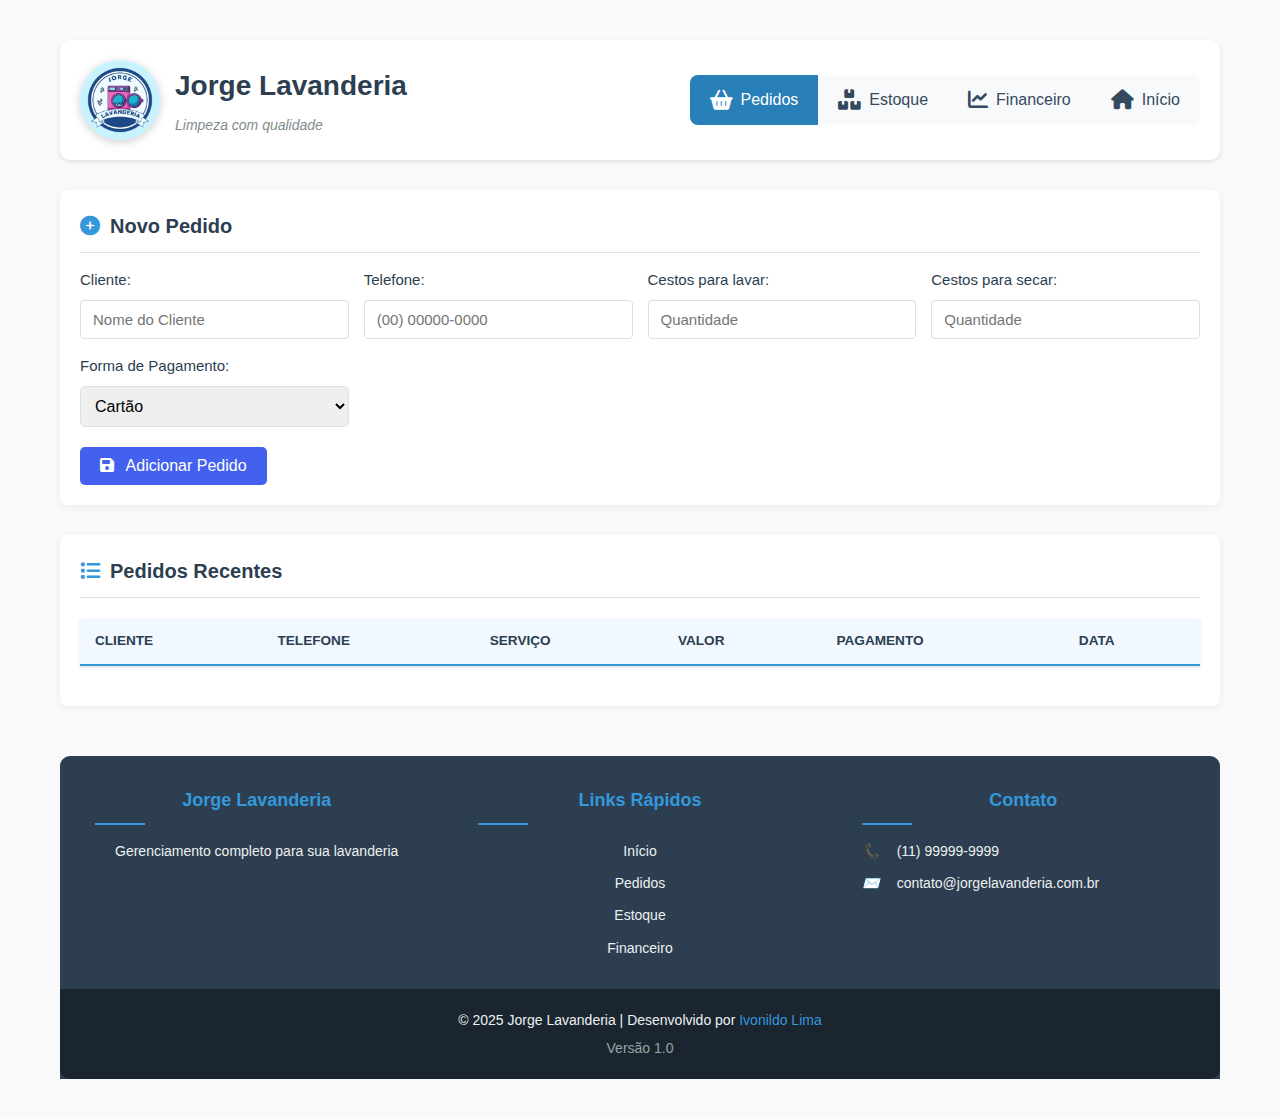
<file: index.html>
<!DOCTYPE html>
<html lang="pt-br">

<head>
    <meta charset="UTF-8">
    <meta name="viewport" content="width=device-width, initial-scale=1.0">
    <title>Pedidos - Jorge Lavanderia</title>
    <link rel="stylesheet" href="css/styles.css">
    <link rel="stylesheet" href="https://cdnjs.cloudflare.com/ajax/libs/font-awesome/6.0.0-beta3/css/all.min.css">
</head>

<body>
    <div class="container">
        <header class="main-header">
            <div class="logo-container">
                <img src="Jorge.png" alt="Jorge Lavanderia" class="logo">
                <div class="brand-text">
                    <h1>Jorge Lavanderia</h1>
                    <span class="tagline">Limpeza com qualidade</span>
                </div>
            </div>
            <nav class="main-nav">
                <ul class="menu">
                    <li><a href="pedidos.html" class="active"><i class="fas fa-shopping-basket"></i> Pedidos</a></li>
                    <li><a href="estoque.html"><i class="fas fa-boxes"></i> Estoque</a></li>
                    <li><a href="financeiro.html"><i class="fas fa-chart-line"></i> Financeiro</a></li>
                    <li><a href="index.html"><i class="fas fa-home"></i> Início</a></li>
                </ul>
            </nav>
        </header>

        <main>
            <div class="section">
                <h2><i class="fas fa-plus-circle"></i> Novo Pedido</h2>
                <div class="form-grid">
                    <div class="form-group">
                        <label for="cliente">Cliente:</label>
                        <input type="text" id="cliente" placeholder="Nome do Cliente">
                    </div>

                    <div class="form-group">
                        <label for="telefone">Telefone:</label>
                        <input type="tel" id="telefone" placeholder="(00) 00000-0000">
                    </div>

                    <div class="form-group">
                        <label for="cestosLavar">Cestos para lavar:</label>
                        <input type="number" id="cestosLavar" placeholder="Quantidade" min="0">
                    </div>

                    <div class="form-group">
                        <label for="cestosSecar">Cestos para secar:</label>
                        <input type="number" id="cestosSecar" placeholder="Quantidade" min="0">
                    </div>

                    <div class="form-group">
                        <label for="pagamento">Forma de Pagamento:</label>
                        <select id="pagamento">
                            <option value="cartao">Cartão</option>
                            <option value="pix">PIX</option>
                            <option value="dinheiro">Dinheiro</option>
                        </select>
                    </div>
                </div>

                <button id="btn-adicionar-pedido" class="btn-primary"><i class="fas fa-save"></i> Adicionar
                    Pedido</button>
            </div>

            <div class="section">
                <h2><i class="fas fa-list"></i> Pedidos Recentes</h2>
                <table id="tabelaPedidos">
                    <thead>
                        <tr>
                            <th>Cliente</th>
                            <th>Telefone</th>
                            <th>Serviço</th>
                            <th>Valor</th>
                            <th>Pagamento</th>
                            <th>Data</th>
                        </tr>
                    </thead>
                    <tbody id="tbody-pedidos"></tbody>
                </table>
            </div>
        </main>

        <footer class="site-footer">
            <div class="footer-container">
                <div class="footer-section info">
                    <h4>Jorge Lavanderia</h4>
                    <p>Gerenciamento completo para sua lavanderia</p>
                </div>

                <div class="footer-section links">
                    <h4>Links Rápidos</h4>
                    <ul>
                        <li><a href="index.html">Início</a></li>
                        <li><a href="pedidos.html">Pedidos</a></li>
                        <li><a href="estoque.html">Estoque</a></li>
                        <li><a href="financeiro.html">Financeiro</a></li>
                    </ul>
                </div>

                <div class="footer-section contact">
                    <h4>Contato</h4>
                    <p><i class="icon-phone"></i> (11) 99999-9999</p>
                    <p><i class="icon-email"></i> contato@jorgelavanderia.com.br</p>
                </div>
            </div>

            <div class="footer-bottom">
                <p>&copy; 2025 Jorge Lavanderia | Desenvolvido por <a href="#" class="developer-link">Ivonildo Lima</a>
                </p>
                <p class="version">Versão 1.0</p>
            </div>
        </footer>
    </div>

    <script src="js/storage.js"></script>
    <script src="js/financeiro.js"></script>
    <script src="js/pedidos.js"></script>
    <script>
        document.addEventListener('DOMContentLoaded', () => {
            Pedidos.init();
            Pedidos.carregarPedidosRecentes();
        });
    </script>
</body>

</html>
</file>
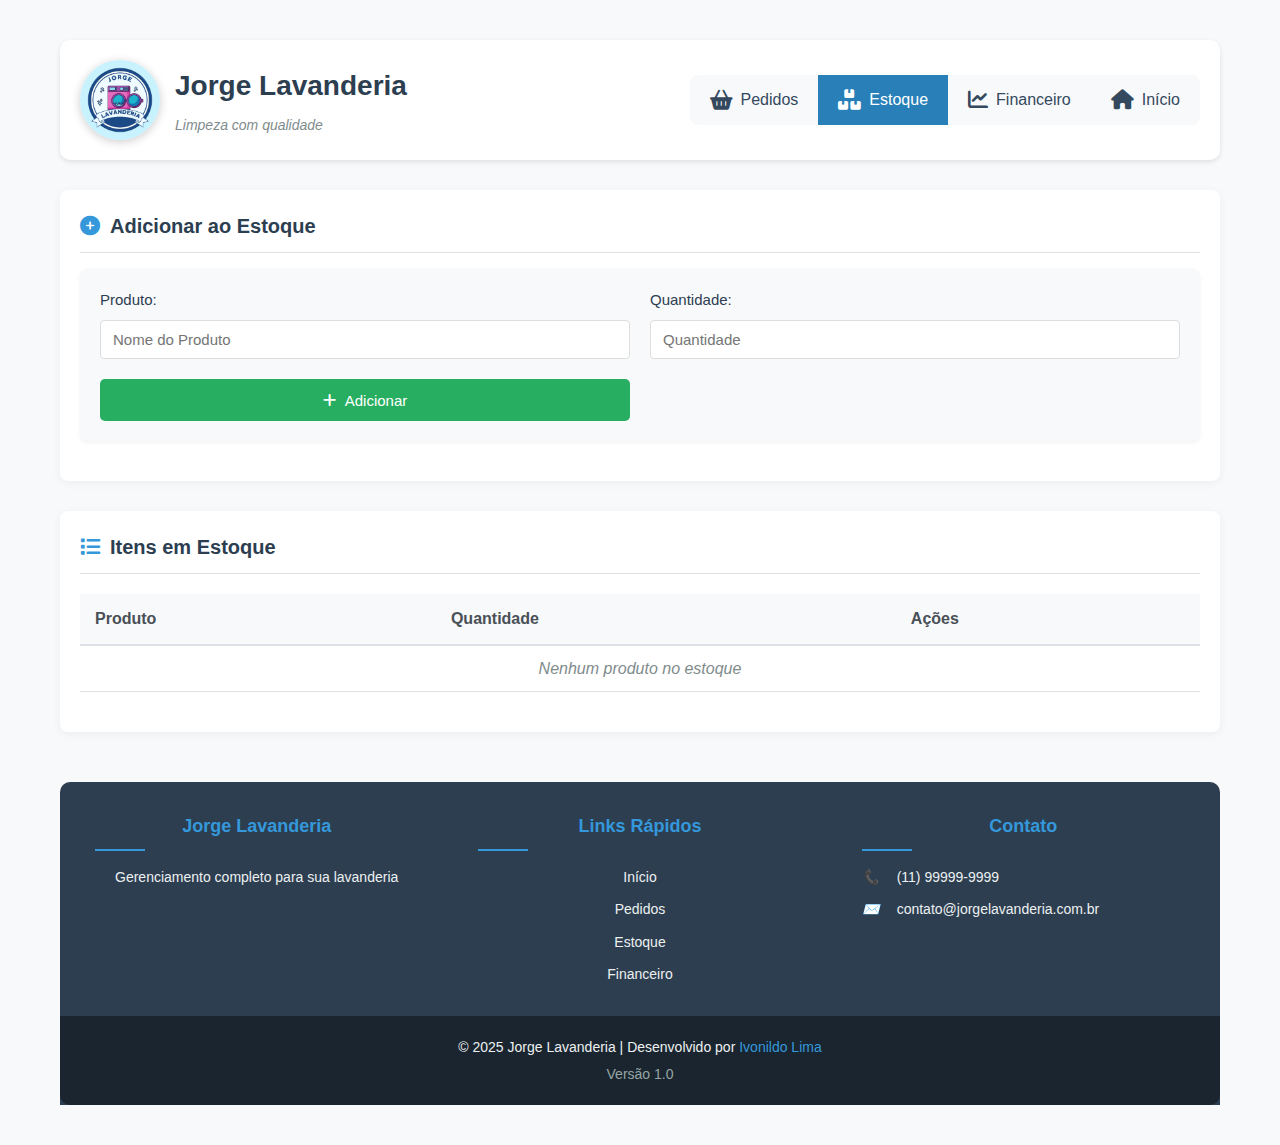
<file: estoque.html>
<!DOCTYPE html>
<html lang="pt-br">

<head>
    <meta charset="UTF-8">
    <meta name="viewport" content="width=device-width, initial-scale=1.0">
    <title>Estoque - Jorge Lavanderia</title>
    <link rel="stylesheet" href="css/styles.css">
    <link rel="stylesheet" href="https://cdnjs.cloudflare.com/ajax/libs/font-awesome/6.0.0-beta3/css/all.min.css">
</head>

<body>
    <div class="container">
        <header class="main-header">
            <div class="logo-container">
                <img src="/Jorge.png" alt="Jorge Lavanderia" class="logo">
                <div class="brand-text">
                    <h1>Jorge Lavanderia</h1>
                    <span class="tagline">Limpeza com qualidade</span>
                </div>
            </div>
            <nav class="main-nav">
                <ul class="menu">
                    <li><a href="pedidos.html"><i class="fas fa-shopping-basket"></i> Pedidos</a></li>
                    <li><a href="estoque.html" class="active"><i class="fas fa-boxes"></i> Estoque</a></li>
                    <li><a href="financeiro.html"><i class="fas fa-chart-line"></i> Financeiro</a></li>
                    <li><a href="index.html"><i class="fas fa-home"></i> Início</a></li>
                </ul>
            </nav>
        </header>

        <main>
            <!-- Seção de adição de produtos -->
            <div class="section">
                <h2><i class="fas fa-plus-circle"></i> Adicionar ao Estoque</h2>
                <form id="form-estoque" class="form-grid">
                    <div class="form-group">
                        <label for="produto">Produto:</label>
                        <input type="text" id="produto" placeholder="Nome do Produto" required>
                    </div>

                    <div class="form-group">
                        <label for="quantidade">Quantidade:</label>
                        <input type="number" id="quantidade" placeholder="Quantidade" min="1" required>
                    </div>


                    <div class="form-actions">
                        <button type="submit" id="btn-adicionar-produto" class="btn-primary">
                            <i class="fas fa-plus"></i> Adicionar
                        </button>
                    </div>
                </form>
            </div>

            <!-- Seção da tabela de estoque -->
            <div class="section">
                <h2><i class="fas fa-list"></i> Itens em Estoque</h2>
                <table id="tabelaEstoque">
                    <thead>
                        <tr>
                            <th>Produto</th>
                            <th>Quantidade</th>
                            <!-- <th>Preço Unitário</th>
                            <th>Valor Total</th> -->
                            <th>Ações</th>
                        </tr>
                    </thead>
                    <tbody id="tbody-estoque">
                        <!-- Os itens serão inseridos aqui via JavaScript -->
                    </tbody>
                </table>
            </div>
        </main>

        <footer class="site-footer">
            <div class="footer-container">
                <div class="footer-section info">
                    <h4>Jorge Lavanderia</h4>
                    <p>Gerenciamento completo para sua lavanderia</p>
                </div>

                <div class="footer-section links">
                    <h4>Links Rápidos</h4>
                    <ul>
                        <li><a href="index.html">Início</a></li>
                        <li><a href="pedidos.html">Pedidos</a></li>
                        <li><a href="estoque.html">Estoque</a></li>
                        <li><a href="financeiro.html">Financeiro</a></li>
                    </ul>
                </div>

                <div class="footer-section contact">
                    <h4>Contato</h4>
                    <p><i class="icon-phone"></i> (11) 99999-9999</p>
                    <p><i class="icon-email"></i> contato@jorgelavanderia.com.br</p>
                </div>
            </div>

            <div class="footer-bottom">
                <p>&copy; 2025 Jorge Lavanderia | Desenvolvido por <a href="#" class="developer-link">Ivonildo Lima</a>
                </p>
                <p class="version">Versão 1.0</p>
            </div>
        </footer>
    </div>

    <script src="js/storage.js"></script>
    <script src="js/estoque.js"></script>
    <script>
        document.addEventListener('DOMContentLoaded', () => {
            Estoque.init();
        });
    </script>
</body>

</html>
</file>
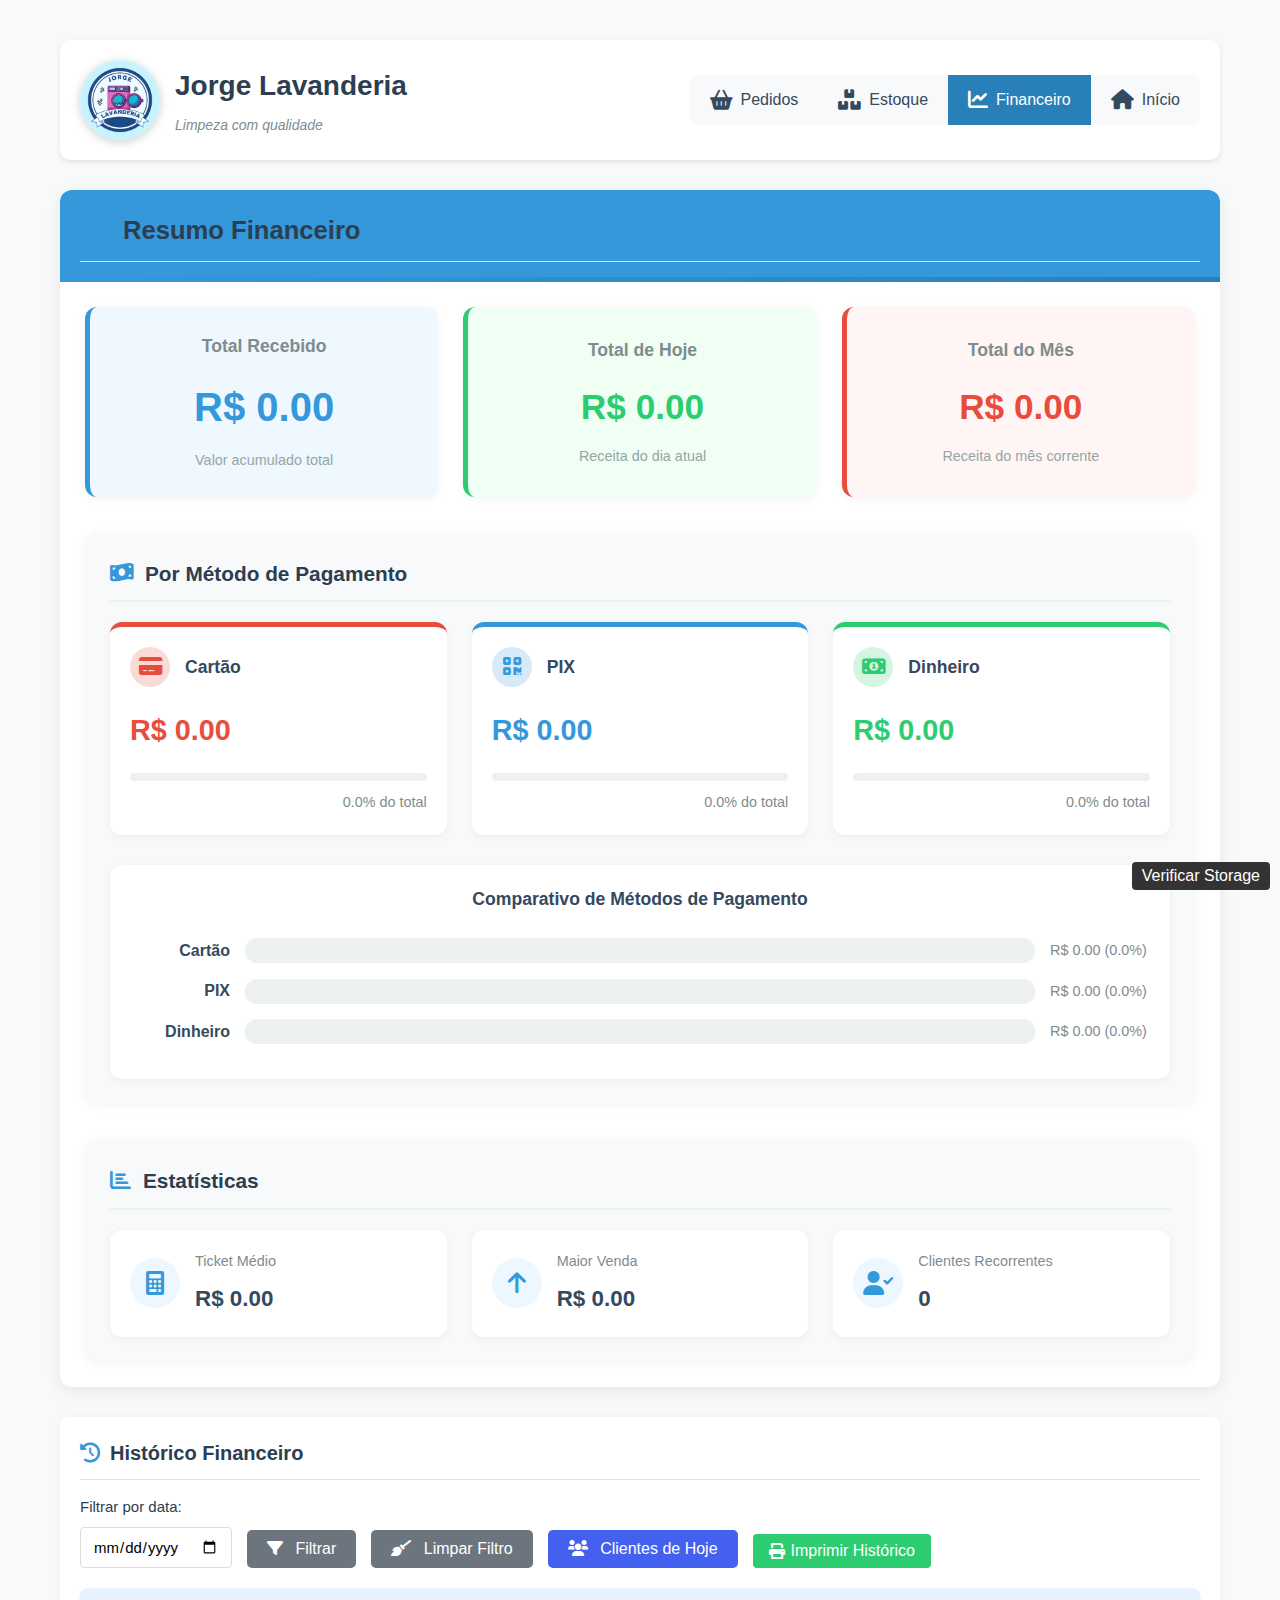
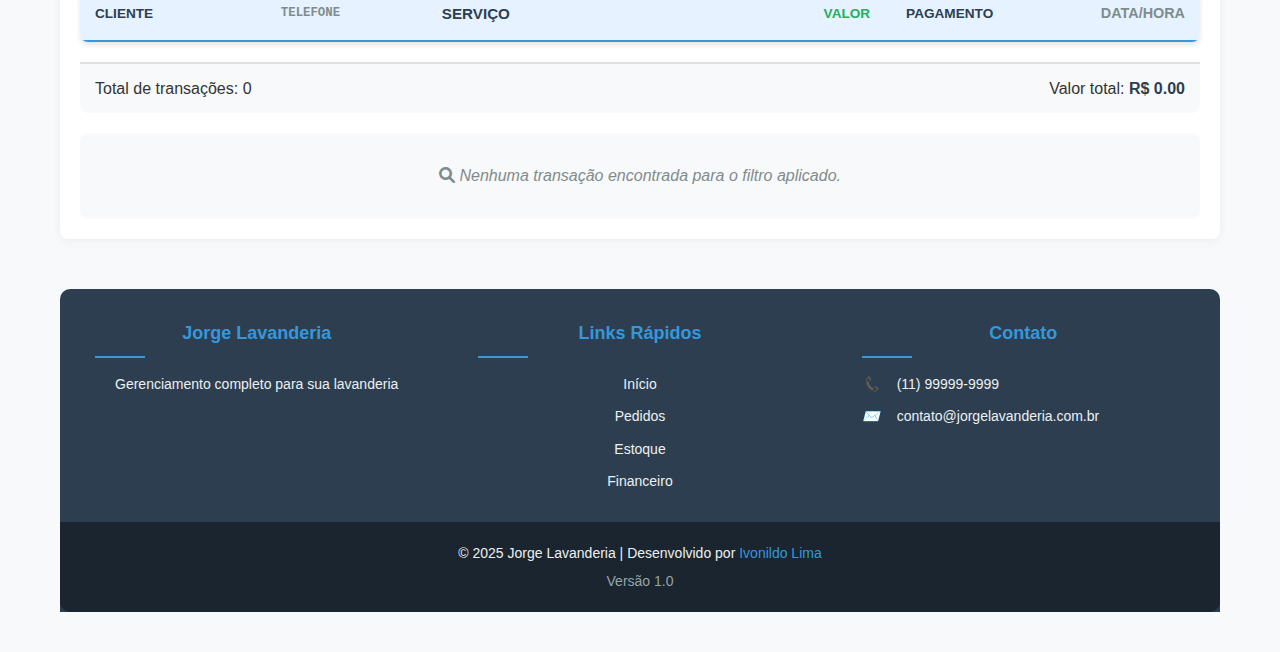
<file: financeiro.html>
<!DOCTYPE html>
<html lang="pt-br">

<head>
    <meta charset="UTF-8">
    <meta name="viewport" content="width=device-width, initial-scale=1.0">
    <title>Financeiro - Jorge Lavanderia</title>
    <link rel="stylesheet" href="css/styles.css">
    <link rel="stylesheet" href="https://cdnjs.cloudflare.com/ajax/libs/font-awesome/6.0.0-beta3/css/all.min.css">

    <!-- Adicione este script para detectar carregamento de scripts -->
    <script>
        // Array para rastrear scripts carregados
        window.scriptsCarregados = {
            storage: false,
            financeiro: false
        };

        // Função para verificar scripts
        function verificarScriptsCarregados() {
            const status = Object.entries(window.scriptsCarregados)
                .map(([nome, carregado]) => `${nome}: ${carregado ? 'OK' : 'NÃO CARREGADO'}`)
                .join('\n');

            console.log('Status dos scripts:\n' + status);

            if (!window.scriptsCarregados.storage || !window.scriptsCarregados.financeiro) {
                console.error('ALERTA: Nem todos os scripts necessários foram carregados!');
            }
        }

        // Verifica após o carregamento da página
        window.addEventListener('load', verificarScriptsCarregados);
    </script>

    <style>
        .btn-danger {
            background-color: #e74c3c;
            color: white;
            border: none;
            padding: 8px 16px;
            border-radius: 4px;
            cursor: pointer;
            font-weight: 500;
            display: inline-flex;
            align-items: center;
            transition: background-color 0.3s;
        }

        .btn-danger:hover {
            background-color: #c0392b;
        }

        .btn-danger i {
            margin-right: 6px;
        }
    </style>
</head>

<body>
    <div class="container">
        <header class="main-header">
            <div class="logo-container">
                <img src="/Jorge.png" alt="Jorge Lavanderia" class="logo">
                <div class="brand-text">
                    <h1>Jorge Lavanderia</h1>
                    <span class="tagline">Limpeza com qualidade</span>
                </div>
            </div>
            <nav class="main-nav">
                <ul class="menu">
                    <li><a href="pedidos.html"><i class="fas fa-shopping-basket"></i> Pedidos</a></li>
                    <li><a href="estoque.html"><i class="fas fa-boxes"></i> Estoque</a></li>
                    <li><a href="financeiro.html" class="active"><i class="fas fa-chart-line"></i> Financeiro</a></li>
                    <li><a href="index.html"><i class="fas fa-home"></i> Início</a></li>
                </ul>
            </nav>
        </header>

        <main>
            <div class="painel-resumo">
                <div class="painel-cabecalho">
                    <h2><i class="fas fa-chart-line"></i> Resumo Financeiro</h2>
                </div>

                <div class="painel-conteudo">
                    <!-- Resumo Principal -->
                    <div class="resumo-principal">
                        <div class="valor-destaque total">
                            <h3>Total Recebido</h3>
                            <div class="valor-grande">R$ <span id="totalRecebido">0.00</span></div>
                            <div class="valor-subtitulo">Valor acumulado total</div>
                        </div>

                        <div class="valor-destaque hoje">
                            <h3>Total de Hoje</h3>
                            <div class="valor-medio">R$ <span id="totalHoje">0.00</span></div>
                            <div class="valor-subtitulo">Receita do dia atual</div>
                        </div>

                        <div class="valor-destaque mes">
                            <h3>Total do Mês</h3>
                            <div class="valor-medio">R$ <span id="totalMes">0.00</span></div>
                            <div class="valor-subtitulo">Receita do mês corrente</div>
                        </div>
                    </div>

                    <!-- Detalhamento por Método de Pagamento - Layout melhorado -->
                    <div class="metodos-pagamento-container">
                        <h3 class="secao-titulo"><i class="fas fa-money-bill-wave"></i> Por Método de Pagamento</h3>

                        <!-- Cards de métodos de pagamento -->
                        <div class="metodos-cards">
                            <div class="metodo-card cartao">
                                <div class="metodo-header">
                                    <div class="metodo-icone"><i class="fas fa-credit-card"></i></div>
                                    <div class="metodo-titulo">Cartão</div>
                                </div>
                                <div class="metodo-valor">R$ <span id="totalCartao">0.00</span></div>
                                <div class="metodo-barra-container">
                                    <div class="metodo-barra" id="barra-progresso-cartao" style="width: 0%;"></div>
                                </div>
                                <div class="metodo-porcentagem"><span id="porcentagem-cartao">0%</span> do total</div>
                            </div>

                            <div class="metodo-card pix">
                                <div class="metodo-header">
                                    <div class="metodo-icone"><i class="fas fa-qrcode"></i></div>
                                    <div class="metodo-titulo">PIX</div>
                                </div>
                                <div class="metodo-valor">R$ <span id="totalPix">0.00</span></div>
                                <div class="metodo-barra-container">
                                    <div class="metodo-barra" id="barra-progresso-pix" style="width: 0%;"></div>
                                </div>
                                <div class="metodo-porcentagem"><span id="porcentagem-pix">0%</span> do total</div>
                            </div>

                            <div class="metodo-card dinheiro">
                                <div class="metodo-header">
                                    <div class="metodo-icone"><i class="fas fa-money-bill-alt"></i></div>
                                    <div class="metodo-titulo">Dinheiro</div>
                                </div>
                                <div class="metodo-valor">R$ <span id="totalDinheiro">0.00</span></div>
                                <div class="metodo-barra-container">
                                    <div class="metodo-barra" id="barra-progresso-dinheiro" style="width: 0%;"></div>
                                </div>
                                <div class="metodo-porcentagem"><span id="porcentagem-dinheiro">0%</span> do total</div>
                            </div>
                        </div>

                        <!-- Gráfico de barras horizontais -->
                        <div class="grafico-comparativo">
                            <div class="grafico-titulo">Comparativo de Métodos de Pagamento</div>

                            <div class="grafico-barras">
                                <div class="grafico-item">
                                    <div class="grafico-label">Cartão</div>
                                    <div class="grafico-barra-container">
                                        <div id="barra-cartao" class="barra cartao" style="width: 0%;" data-valor="0%">
                                        </div>
                                    </div>
                                    <div class="grafico-valor" id="valor-cartao">R$ 0.00 (0%)</div>
                                </div>

                                <div class="grafico-item">
                                    <div class="grafico-label">PIX</div>
                                    <div class="grafico-barra-container">
                                        <div id="barra-pix" class="barra pix" style="width: 0%;" data-valor="0%"></div>
                                    </div>
                                    <div class="grafico-valor" id="valor-pix">R$ 0.00 (0%)</div>
                                </div>

                                <div class="grafico-item">
                                    <div class="grafico-label">Dinheiro</div>
                                    <div class="grafico-barra-container">
                                        <div id="barra-dinheiro" class="barra dinheiro" style="width: 0%;"
                                            data-valor="0%"></div>
                                    </div>
                                    <div class="grafico-valor" id="valor-dinheiro">R$ 0.00 (0%)</div>
                                </div>
                            </div>
                        </div>
                    </div>

                    <!-- Estatísticas Adicionais -->
                    <div class="estatisticas-container">
                        <h3 class="secao-titulo"><i class="fas fa-chart-bar"></i> Estatísticas</h3>

                        <div class="estatisticas-grid">
                            <div class="estatistica-card">
                                <div class="estatistica-icone">
                                    <i class="fas fa-calculator"></i>
                                </div>
                                <div class="estatistica-info">
                                    <div class="estatistica-titulo">Ticket Médio</div>
                                    <div class="estatistica-valor">R$ <span id="mediaValor">0.00</span></div>
                                </div>
                            </div>

                            <div class="estatistica-card">
                                <div class="estatistica-icone">
                                    <i class="fas fa-arrow-up"></i>
                                </div>
                                <div class="estatistica-info">
                                    <div class="estatistica-titulo">Maior Venda</div>
                                    <div class="estatistica-valor">R$ <span id="maiorValor">0.00</span></div>
                                </div>
                            </div>

                            <div class="estatistica-card">
                                <div class="estatistica-icone">
                                    <i class="fas fa-user-check"></i>
                                </div>
                                <div class="estatistica-info">
                                    <div class="estatistica-titulo">Clientes Recorrentes</div>
                                    <div class="estatistica-valor"><span id="clientesRecorrentes">0</span></div>
                                </div>
                            </div>
                        </div>
                    </div>
                </div>
            </div>

            <div class="section">
                <h2><i class="fas fa-history"></i> Histórico Financeiro</h2>

                <div class="filter-container">
                    <div class="form-group">
                        <label for="filtroData">Filtrar por data:</label>
                        <input type="date" id="filtroData">
                    </div>
                    <button id="btn-filtrar" class="btn-secondary"><i class="fas fa-filter"></i> Filtrar</button>
                    <button id="btn-limpar-filtro" class="btn-secondary"><i class="fas fa-broom"></i> Limpar
                        Filtro</button>
                    <button id="btn-clientes-hoje" class="btn-primary"><i class="fas fa-users"></i> Clientes de
                        Hoje</button>
                    <button id="btn-imprimir-historico" class="btn-success"><i class="fas fa-print"></i> Imprimir
                        Histórico</button>
                </div>

                <!-- Atualizar as instruções de PDF
                <div class="pdf-instrucoes"
                    style="margin: 10px 0; padding: 10px; background: #f8f9fa; border-radius: 5px; border-left: 3px solid #3498db;">
                    <h4 style="margin-top: 0; color: #3498db;"><i class="fas fa-info-circle"></i> Como salvar como PDF
                    </h4>
                    <ol style="margin-bottom: 0; padding-left: 25px;">
                        <li>Clique em "Imprimir Histórico"</li>
                        <li>No diálogo de impressão, selecione "Salvar como PDF" no campo de impressora/destino</li>
                        <li>Escolha o local para salvar o arquivo</li>
                        <li>Clique em "Salvar" para gerar o PDF</li>
                    </ol>
                </div> -->

                <!-- Indicador de filtro ativo (inicialmente oculto) -->
                <div id="filtro-ativo" class="filtro-ativo" style="display: none;">
                    <p><i class="fas fa-filter"></i> <span id="filtro-descricao">Exibindo dados filtrados</span></p>
                    <button id="btn-remover-filtro"><i class="fas fa-times"></i></button>
                </div>

                <!-- Clientes de hoje container (existente) -->
                <div id="clientes-hoje-container" class="clientes-hoje-container" style="display: none;">
                    <div class="clientes-hoje-header">
                        <h3><i class="fas fa-users"></i> Clientes Atendidos Hoje</h3>
                        <button id="btn-exportar-clientes" class="btn-secondary"><i class="fas fa-file-export"></i>
                            Exportar Lista</button>
                        <button id="btn-fechar-clientes" class="btn-danger"><i class="fas fa-times"></i></button>
                    </div>
                    <div class="clientes-hoje-content">
                        <table id="tabelaClientesHoje">
                            <thead>
                                <tr>
                                    <th>Cliente</th>
                                    <th>Telefone</th>
                                    <th>Serviço</th>
                                    <th>Valor</th>
                                    <th>Pagamento</th>
                                    <th>Hora</th>
                                </tr>
                            </thead>
                            <tbody id="tbody-clientes-hoje"></tbody>
                        </table>
                        <div class="resumo-clientes">
                            <p>Total de clientes: <span id="total-clientes">0</span></p>
                            <p>Valor total: R$ <span id="valor-total-hoje">0.00</span></p>
                        </div>
                    </div>
                </div>

                <table id="tabelaFinanceiro">
                    <thead>
                        <tr>
                            <th class="cliente-col">Cliente</th>
                            <th class="telefone-col">Telefone</th>
                            <th class="servico-col">Serviço</th>
                            <th class="valor-col">Valor</th>
                            <th class="pagamento-col">Pagamento</th>
                            <th class="data-col">Data/Hora</th>
                        </tr>
                    </thead>
                    <tbody id="tbody-financeiro"></tbody>
                </table>

                <!-- Rodapé com resumo da tabela -->
                <div class="tabela-financeiro-footer">
                    <p>Total de transações: <span id="total-transacoes">0</span></p>
                    <p>Valor total: <span id="total-valor" class="total-valor">R$ 0,00</span></p>
                </div>

                <!-- Mensagem para quando não houver resultados (inicialmente oculto) -->
                <div id="sem-resultados" class="sem-resultados" style="display: none;">
                    <i class="fas fa-search"></i> Nenhuma transação encontrada para o filtro aplicado.
                </div>
            </div>

            <!-- Conteúdo para impressão (inicialmente oculto) -->
            <div id="conteudo-impressao" style="display: none;">
                <div class="cabecalho-impressao">
                    <h1>Jorge Lavanderia</h1>
                    <h2>Histórico Financeiro Completo</h2>
                    <p>Data de impressão: <span id="data-impressao"></span></p>
                </div>

                <table id="tabela-impressao">
                    <thead>
                        <tr>
                            <th>Cliente</th>
                            <th>Telefone</th>
                            <th>Serviço</th>
                            <th>Valor</th>
                            <th>Pagamento</th>
                            <th>Data</th>
                            <th>Hora</th>
                        </tr>
                    </thead>
                    <tbody id="tbody-impressao"></tbody>
                </table>

                <div class="resumo-impressao">
                    <p>Total de transações: <span id="total-transacoes-impressao">0</span></p>
                    <p>Valor total: R$ <span id="valor-total-impressao">0.00</span></p>
                </div>

                <div class="rodape-impressao">
                    <p>Jorge Lavanderia - Limpeza com qualidade</p>
                    <p>Contato: (11) 99999-9999 - contato@jorgelavanderia.com.br</p>
                </div>
            </div>
        </main>

        <footer class="site-footer">
            <div class="footer-container">
                <div class="footer-section info">
                    <h4>Jorge Lavanderia</h4>
                    <p>Gerenciamento completo para sua lavanderia</p>
                </div>

                <div class="footer-section links">
                    <h4>Links Rápidos</h4>
                    <ul>
                        <li><a href="index.html">Início</a></li>
                        <li><a href="pedidos.html">Pedidos</a></li>
                        <li><a href="estoque.html">Estoque</a></li>
                        <li><a href="financeiro.html">Financeiro</a></li>
                    </ul>
                </div>

                <div class="footer-section contact">
                    <h4>Contato</h4>
                    <p><i class="icon-phone"></i> (11) 99999-9999</p>
                    <p><i class="icon-email"></i> contato@jorgelavanderia.com.br</p>
                </div>
            </div>

            <div class="footer-bottom">
                <p>&copy; 2025 Jorge Lavanderia | Desenvolvido por <a href="#" class="developer-link">Ivonildo Lima</a>
                </p>
                <p class="version">Versão 1.0</p>
            </div>
        </footer>
    </div>

    <script src="js/storage.js"></script>
    <script>window.scriptsCarregados.storage = true; console.log('storage.js carregado');</script>

    <script src="js/financeiro.js"></script>
    <script>window.scriptsCarregados.financeiro = true; console.log('financeiro.js carregado');</script>

    <script>
        document.addEventListener('DOMContentLoaded', () => {
            if (typeof Financeiro === 'undefined') {
                console.error('ERRO CRÍTICO: Objeto Financeiro não encontrado!');
                alert('Erro no carregamento do sistema. Por favor, recarregue a página ou entre em contato com o suporte.');
            } else {
                console.log('DOM carregado, inicializando Financeiro...');
                try {
                    Financeiro.init();
                    console.log('Inicialização do Financeiro concluída com sucesso');
                } catch (error) {
                    console.error('Erro na inicialização do Financeiro:', error);
                    alert('Ocorreu um erro ao inicializar o módulo financeiro. Veja o console para detalhes.');
                }
            }
        });
    </script>
    <div style="position: fixed; bottom: 10px; right: 10px; z-index: 9999;">
        <button id="btn-verificar-storage"
            style="background: #333; color: white; border: none; padding: 5px 10px; border-radius: 4px; cursor: pointer;">
            Verificar Storage
        </button>
    </div>

    <script>
        document.getElementById('btn-verificar-storage').addEventListener('click', function () {
            const transacoes = JSON.parse(localStorage.getItem('transacoes')) || [];
            const resumo = JSON.parse(localStorage.getItem('resumoFinanceiro')) || {};

            console.log('Transações:', transacoes);
            console.log('Resumo Financeiro:', resumo);

            alert(`Transações: ${transacoes.length}\nResumo salvo: ${resumo.ultimaAtualizacao ? 'Sim' : 'Não'}`);
        });
    </script>

    <script>
        // Funcionalidade para o botão de imprimir histórico
        document.addEventListener('DOMContentLoaded', function () {
            const btnImprimirHistorico = document.getElementById('btn-imprimir-historico');

            if (btnImprimirHistorico) {
                console.log('Botão de impressão encontrado, adicionando evento de clique');

                btnImprimirHistorico.addEventListener('click', function () {
                    console.log('Botão imprimir clicado');
                    prepararImpressaoHistorico();
                });
            } else {
                console.error('Botão de impressão não encontrado na página');
            }

            /**
             * Prepara o conteúdo para impressão do histórico financeiro
             */
            function prepararImpressaoHistorico() {
                if (!Financeiro || !Financeiro.transacoes || Financeiro.transacoes.length === 0) {
                    alert('Não há transações para imprimir.');
                    return;
                }

                console.log('Preparando impressão de', Financeiro.transacoes.length, 'transações');

                // Atualizar a data de impressão
                const dataImpressao = document.getElementById('data-impressao');
                if (dataImpressao) {
                    const agora = new Date();
                    dataImpressao.textContent = agora.toLocaleString('pt-BR');
                }

                // Limpar e preencher a tabela para impressão
                const tbodyImpressao = document.getElementById('tbody-impressao');
                if (!tbodyImpressao) {
                    console.error('Elemento tbody-impressao não encontrado');
                    return;
                }

                tbodyImpressao.innerHTML = '';

                let valorTotal = 0;

                // Ordenar transações por data (mais recentes primeiro)
                const transacoesOrdenadas = [...Financeiro.transacoes].sort((a, b) => {
                    // Converter datas para objetos Date
                    const dataA = converterDataHoraParaDate(a.data, a.hora);
                    const dataB = converterDataHoraParaDate(b.data, b.hora);
                    return dataB - dataA;
                });

                // Preencher a tabela com as transações
                transacoesOrdenadas.forEach(transacao => {
                    valorTotal += transacao.valor;

                    const tr = document.createElement('tr');

                    // Cliente
                    const tdCliente = document.createElement('td');
                    tdCliente.textContent = transacao.cliente || '-';
                    tr.appendChild(tdCliente);

                    // Telefone
                    const tdTelefone = document.createElement('td');
                    tdTelefone.textContent = transacao.telefone || '-';
                    tr.appendChild(tdTelefone);

                    // Serviço
                    const tdServico = document.createElement('td');
                    tdServico.textContent = transacao.servico || '-';
                    tr.appendChild(tdServico);

                    // Valor
                    const tdValor = document.createElement('td');
                    tdValor.textContent = `R$ ${transacao.valor.toFixed(2)}`;
                    tr.appendChild(tdValor);

                    // Pagamento
                    const tdPagamento = document.createElement('td');
                    let metodoPagamento = '-';
                    switch (transacao.pagamento) {
                        case 'cartao': metodoPagamento = 'Cartão'; break;
                        case 'pix': metodoPagamento = 'PIX'; break;
                        case 'dinheiro': metodoPagamento = 'Dinheiro'; break;
                        default: metodoPagamento = transacao.pagamento || '-';
                    }
                    tdPagamento.textContent = metodoPagamento;
                    tr.appendChild(tdPagamento);

                    // Data
                    const tdData = document.createElement('td');
                    tdData.textContent = transacao.data || '-';
                    tr.appendChild(tdData);

                    // Hora
                    const tdHora = document.createElement('td');
                    tdHora.textContent = transacao.hora || '-';
                    tr.appendChild(tdHora);

                    tbodyImpressao.appendChild(tr);
                });

                // Atualizar resumo da impressão
                const totalTransacoesImpressao = document.getElementById('total-transacoes-impressao');
                if (totalTransacoesImpressao) {
                    totalTransacoesImpressao.textContent = transacoesOrdenadas.length;
                }

                const valorTotalImpressao = document.getElementById('valor-total-impressao');
                if (valorTotalImpressao) {
                    valorTotalImpressao.textContent = valorTotal.toFixed(2);
                }

                console.log('Conteúdo de impressão preparado, abrindo diálogo de impressão');

                // Mostrar o conteúdo de impressão e abrir o diálogo
                const conteudoImpressao = document.getElementById('conteudo-impressao');
                if (conteudoImpressao) {
                    conteudoImpressao.style.display = 'block';

                    // Pequeno atraso para garantir que o conteúdo seja renderizado
                    setTimeout(() => {
                        window.print();

                        // Esconder o conteúdo após a impressão
                        setTimeout(() => {
                            conteudoImpressao.style.display = 'none';
                        }, 500);
                    }, 300);
                }
            }

            /**
             * Converte uma data e hora em string para um objeto Date
             * @param {string} dataStr - Data no formato DD/MM/AAAA
             * @param {string} horaStr - Hora no formato HH:MM
             * @returns {Date} Objeto Date
             */
            function converterDataHoraParaDate(dataStr, horaStr) {
                if (!dataStr) return new Date(0);

                const partesData = dataStr.split('/');
                if (partesData.length !== 3) return new Date(0);

                const dia = parseInt(partesData[0], 10);
                const mes = parseInt(partesData[1], 10) - 1; // Meses em JS são 0-11
                const ano = parseInt(partesData[2], 10);

                // Configurar hora se disponível
                let hora = 0, minuto = 0;
                if (horaStr) {
                    const partesHora = horaStr.split(':');
                    if (partesHora.length >= 2) {
                        hora = parseInt(partesHora[0], 10);
                        minuto = parseInt(partesHora[1], 10);
                    }
                }

                return new Date(ano, mes, dia, hora, minuto, 0);
            }
        });
    </script>

    <script src="js/impressao.js"></script>
    <script>
        document.addEventListener('DOMContentLoaded', function () {
            console.log('Inicializando sistema financeiro...');

            // Verificar se o botão existe direto no DOM
            setTimeout(function () {
                const btnImprimir = document.getElementById('btn-imprimir-historico');
                if (btnImprimir) {
                    console.log('Verificação de botão: Existe!');

                    // Teste direto no console
                    btnImprimir.addEventListener('click', function () {
                        console.log('Clique detectado - teste direto');
                    });
                } else {
                    console.error('Verificação de botão: Não encontrado!');
                }
            }, 1000);
        });
    </script>

    <!-- Substitua o script atual do botão Exportar para PDF -->
    <script>
        document.addEventListener('DOMContentLoaded', function () {
            const btnExportarPDF = document.getElementById('btn-exportar-pdf');

            if (btnExportarPDF) {
                btnExportarPDF.addEventListener('click', function () {
                    // Chamar a mesma função do botão de impressão
                    if (typeof abrirNovaJanelaImpressao === 'function') {
                        abrirNovaJanelaImpressao();
                    } else {
                        // Tenta acessar através do escopo global
                        const impressaoScripts = document.querySelectorAll('script');
                        let encontrou = false;

                        for (const script of impressaoScripts) {
                            if (script.src && script.src.includes('impressao.js')) {
                                encontrou = true;
                                break;
                            }
                        }

                        if (encontrou) {
                            alert('A função de impressão não está acessível. Tente usar o botão "Imprimir Histórico" em vez disso.');
                        } else {
                            alert('Script de impressão não encontrado. Verifique se o arquivo impressao.js está incluído na página.');
                        }
                    }
                });
            }
        });
    </script>
</body>

</html>
</file>
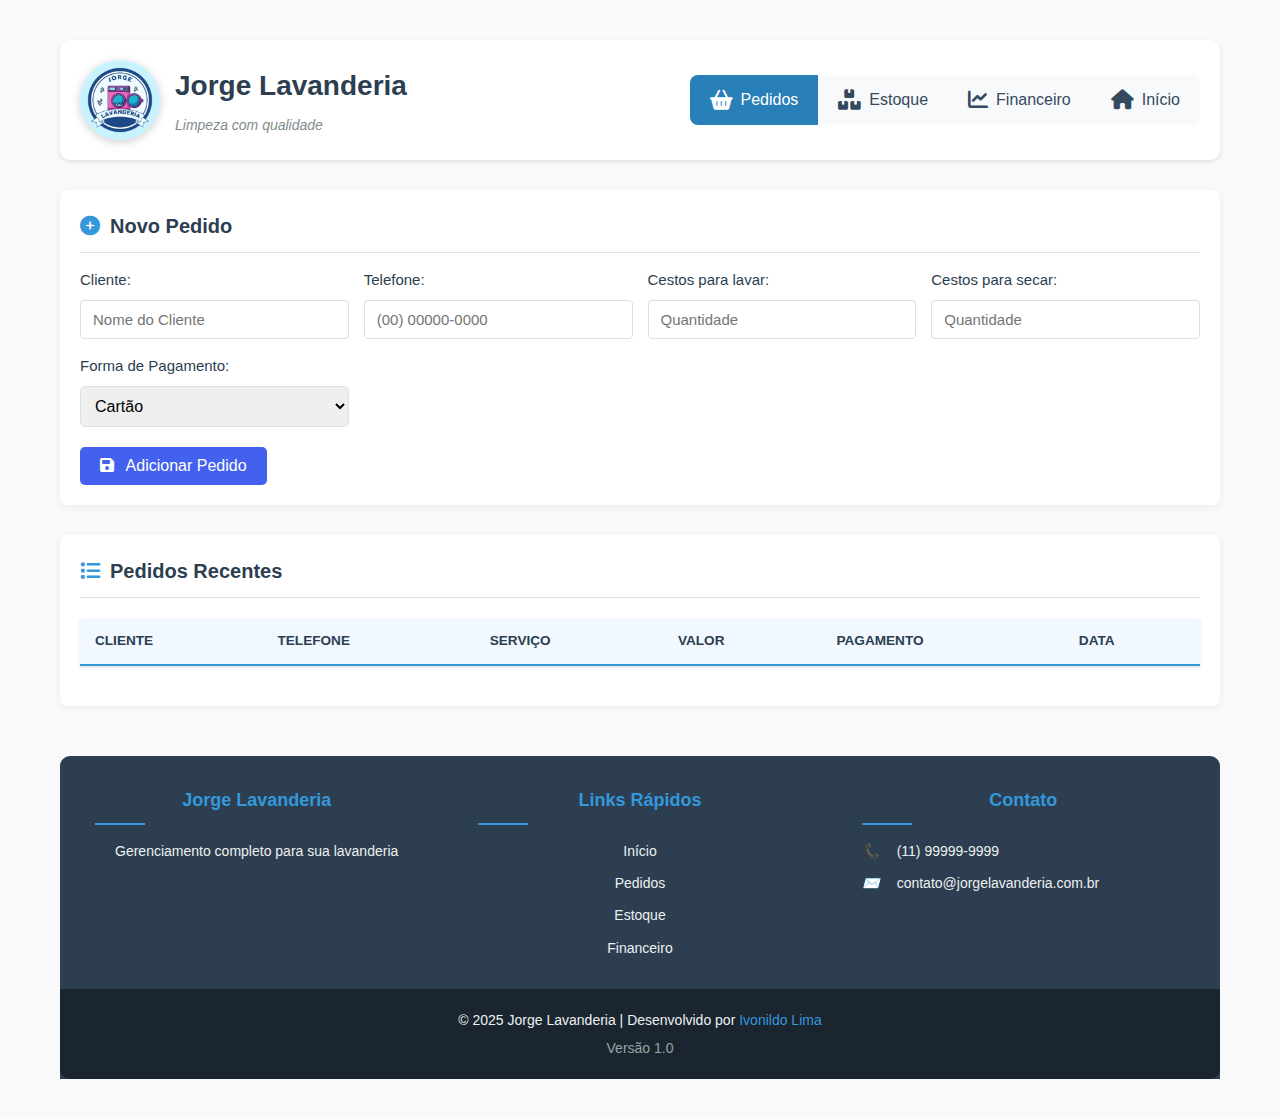
<file: pedidos.html>
<!DOCTYPE html>
<html lang="pt-br">

<head>
    <meta charset="UTF-8">
    <meta name="viewport" content="width=device-width, initial-scale=1.0">
    <title>Pedidos - Jorge Lavanderia</title>
    <link rel="stylesheet" href="css/styles.css">
    <link rel="stylesheet" href="https://cdnjs.cloudflare.com/ajax/libs/font-awesome/6.0.0-beta3/css/all.min.css">
</head>

<body>
    <div class="container">
        <header class="main-header">
            <div class="logo-container">
                <img src="/Jorge.png" alt="Jorge Lavanderia" class="logo">
                <div class="brand-text">
                    <h1>Jorge Lavanderia</h1>
                    <span class="tagline">Limpeza com qualidade</span>
                </div>
            </div>
            <nav class="main-nav">
                <ul class="menu">
                    <li><a href="pedidos.html" class="active"><i class="fas fa-shopping-basket"></i> Pedidos</a></li>
                    <li><a href="estoque.html"><i class="fas fa-boxes"></i> Estoque</a></li>
                    <li><a href="financeiro.html"><i class="fas fa-chart-line"></i> Financeiro</a></li>
                    <li><a href="index.html"><i class="fas fa-home"></i> Início</a></li>
                </ul>
            </nav>
        </header>

        <main>
            <div class="section">
                <h2><i class="fas fa-plus-circle"></i> Novo Pedido</h2>
                <div class="form-grid">
                    <div class="form-group">
                        <label for="cliente">Cliente:</label>
                        <input type="text" id="cliente" placeholder="Nome do Cliente">
                    </div>

                    <div class="form-group">
                        <label for="telefone">Telefone:</label>
                        <input type="tel" id="telefone" placeholder="(00) 00000-0000">
                    </div>

                    <div class="form-group">
                        <label for="cestosLavar">Cestos para lavar:</label>
                        <input type="number" id="cestosLavar" placeholder="Quantidade" min="0">
                    </div>

                    <div class="form-group">
                        <label for="cestosSecar">Cestos para secar:</label>
                        <input type="number" id="cestosSecar" placeholder="Quantidade" min="0">
                    </div>

                    <div class="form-group">
                        <label for="pagamento">Forma de Pagamento:</label>
                        <select id="pagamento">
                            <option value="cartao">Cartão</option>
                            <option value="pix">PIX</option>
                            <option value="dinheiro">Dinheiro</option>
                        </select>
                    </div>
                </div>

                <button id="btn-adicionar-pedido" class="btn-primary"><i class="fas fa-save"></i> Adicionar
                    Pedido</button>
            </div>

            <div class="section">
                <h2><i class="fas fa-list"></i> Pedidos Recentes</h2>
                <table id="tabelaPedidos">
                    <thead>
                        <tr>
                            <th>Cliente</th>
                            <th>Telefone</th>
                            <th>Serviço</th>
                            <th>Valor</th>
                            <th>Pagamento</th>
                            <th>Data</th>
                        </tr>
                    </thead>
                    <tbody id="tbody-pedidos"></tbody>
                </table>
            </div>
        </main>

        <footer class="site-footer">
            <div class="footer-container">
                <div class="footer-section info">
                    <h4>Jorge Lavanderia</h4>
                    <p>Gerenciamento completo para sua lavanderia</p>
                </div>

                <div class="footer-section links">
                    <h4>Links Rápidos</h4>
                    <ul>
                        <li><a href="index.html">Início</a></li>
                        <li><a href="pedidos.html">Pedidos</a></li>
                        <li><a href="estoque.html">Estoque</a></li>
                        <li><a href="financeiro.html">Financeiro</a></li>
                    </ul>
                </div>

                <div class="footer-section contact">
                    <h4>Contato</h4>
                    <p><i class="icon-phone"></i> (11) 99999-9999</p>
                    <p><i class="icon-email"></i> contato@jorgelavanderia.com.br</p>
                </div>
            </div>

            <div class="footer-bottom">
                <p>&copy; 2025 Jorge Lavanderia | Desenvolvido por <a href="#" class="developer-link">Ivonildo Lima</a>
                </p>
                <p class="version">Versão 1.0</p>
            </div>
        </footer>
    </div>

    <script src="js/storage.js"></script>
    <script src="js/financeiro.js"></script>
    <script src="js/pedidos.js"></script>
    <script>
        document.addEventListener('DOMContentLoaded', () => {
            // Verificar se o módulo Financeiro está disponível
            if (typeof Financeiro === 'undefined') {
                console.error('ERRO: Módulo Financeiro não foi carregado corretamente!');
                alert('Erro no carregamento do sistema. Veja o console para detalhes.');
            } else {
                console.log('Módulo Financeiro detectado, inicializando Pedidos...');
                Pedidos.init();
            }
        });
    </script>
</body>

</html>
</file>
<file: css/styles.css>
* {
    margin: 0;
    padding: 0;
    box-sizing: border-box;
    font-family: 'Segoe UI', Tahoma, Geneva, Verdana, sans-serif;
}

:root {
    --primary-color: #4361ee;
    --secondary-color: #3f37c9;
    --accent-color: #4895ef;
    --text-color: #333;
    --light-bg: #f8f9fa;
    --border-color: #dee2e6;
    --success-color: #4CAF50;
    --danger-color: #f44336;
    --warning-color: #ff9800;
}

body {
    background-color: var(--light-bg);
    color: var(--text-color);
    line-height: 1.6;
    padding: 20px;
}

.container {
    max-width: 1200px;
    margin: 0 auto;
    padding: 20px;
}

/* Header e Navegação */
header {
    margin-bottom: 30px;
    background-color: white;
    border-radius: 10px;
    padding: 20px;
    box-shadow: 0 2px 5px rgba(0, 0, 0, 0.1);
}

h1 {
    color: var(--primary-color);
    text-align: center;
    margin-bottom: 20px;
}

.menu {
    display: flex;
    justify-content: center;
    list-style: none;
    padding: 0;
    margin: 0;
    width: 100%;
    background-color: #f8f9fa;
    border-radius: 8px;
    overflow: hidden;
}

.menu li {
    flex: 1;
    text-align: center;
}

.menu li a {
    display: flex;
    flex-direction: column;
    align-items: center;
    color: #34495e;
    text-decoration: none;
    padding: 15px 10px;
    transition: all 0.3s ease;
    font-weight: 500;
}

.menu li a i {
    font-size: 20px;
    margin-bottom: 5px;
}

.menu li a:hover {
    background-color: #3498db;
    color: white;
}

.menu li a.active {
    background-color: #2980b9;
    color: white;
}

/* Seções de conteúdo */
.section {
    background-color: white;
    border-radius: 10px;
    padding: 20px;
    margin-bottom: 30px;
    box-shadow: 0 2px 5px rgba(0, 0, 0, 0.1);
}

.section {
    margin-bottom: 30px;
    padding: 20px;
    background-color: white;
    border-radius: 8px;
    box-shadow: 0 2px 10px rgba(0, 0, 0, 0.05);
}

h2 {
    color: var(--primary-color);
    margin-bottom: 20px;
    padding-bottom: 10px;
    border-bottom: 1px solid var(--border-color);
}

h2 {
    display: flex;
    align-items: center;
    margin-bottom: 15px;
    color: #2c3e50;
    font-size: 20px;
}

h2 i {
    margin-right: 10px;
    color: #3498db;
}

/* Formulários */
.form-grid {
    display: grid;
    grid-template-columns: repeat(auto-fill, minmax(250px, 1fr));
    gap: 15px;
    margin-bottom: 20px;
}

.form-group {
    margin-bottom: 15px;
}

.form-group {
    display: flex;
    flex-direction: column;
    margin-bottom: 0;
}

label {
    display: block;
    margin-bottom: 5px;
    font-weight: 500;
}

.form-group label {
    font-weight: 500;
    margin-bottom: 8px;
    color: #2c3e50;
    font-size: 15px;
}

input, select {
    width: 100%;
    padding: 10px;
    border: 1px solid var(--border-color);
    border-radius: 5px;
    font-size: 16px;
}

.form-group input {
    padding: 10px 12px;
    border: 1px solid #ddd;
    border-radius: 4px;
    font-size: 15px;
    transition: border-color 0.2s, box-shadow 0.2s;
}

input:focus, select:focus {
    outline: none;
    border-color: var(--accent-color);
    box-shadow: 0 0 0 2px rgba(72, 149, 239, 0.2);
}

.form-group input:focus {
    border-color: #3498db;
    box-shadow: 0 0 0 3px rgba(52, 152, 219, 0.2);
    outline: none;
}

/* Botões */
button {
    cursor: pointer;
    padding: 10px 20px;
    border-radius: 5px;
    font-size: 16px;
    transition: all 0.3s ease;
    border: none;
}

button i {
    margin-right: 8px;
}

.btn-primary {
    background-color: var(--primary-color);
    color: white;
}

.btn-primary:hover {
    background-color: var(--secondary-color);
}

.btn-secondary {
    background-color: #6c757d;
    color: white;
}

.btn-secondary:hover {
    background-color: #5a6268;
}

.btn-danger {
    background-color: var(--danger-color);
    color: white;
}

.btn-danger:hover {
    background-color: #d32f2f;
}

.btn {
    display: inline-block;
    padding: 8px 16px;
    background-color: var(--primary-color);
    color: white;
    text-decoration: none;
    border-radius: 5px;
    transition: all 0.3s ease;
}

.btn:hover {
    background-color: var(--secondary-color);
}

.btn-success {
    background-color: #2ecc71;
    color: white;
    border: none;
    padding: 8px 16px;
    border-radius: 4px;
    cursor: pointer;
    font-weight: 500;
    display: inline-flex;
    align-items: center;
    transition: background-color 0.3s;
}

.btn-success:hover {
    background-color: #27ae60;
}

.btn-success i {
    margin-right: 6px;
}

/* Estilos para o botão de retirar item */
.btn-retirar-item {
    background-color: #f39c12;
    color: white;
    border: none;
    padding: 6px 12px;
    border-radius: 4px;
    cursor: pointer;
    font-size: 14px;
    transition: background-color 0.3s ease;
    display: inline-flex;
    align-items: center;
}

.btn-retirar-item:hover {
    background-color: #e67e22;
}

.btn-retirar-item i {
    margin-right: 5px;
}

/* Tabelas */
table {
    width: 100%;
    border-collapse: collapse;
    margin-top: 20px;
}

th, td {
    padding: 12px 15px;
    text-align: left;
    border-bottom: 1px solid var(--border-color);
}

th {
    background-color: var(--light-bg);
    font-weight: 600;
}

tr:hover {
    background-color: rgba(0, 0, 0, 0.02);
}

/* Dashboard */
.dashboard {
    display: grid;
    grid-template-columns: repeat(auto-fill, minmax(300px, 1fr));
    gap: 20px;
    margin-top: 30px;
}

.dashboard-card {
    background-color: white;
    border-radius: 10px;
    padding: 25px;
    box-shadow: 0 4px 8px rgba(0, 0, 0, 0.1);
    text-align: center;
    transition: all 0.3s ease;
}

.dashboard-card:hover {
    transform: translateY(-5px);
    box-shadow: 0 8px 16px rgba(0, 0, 0, 0.1);
}

.dashboard-card h3 {
    color: var(--primary-color);
    margin-bottom: 15px;
}

.dashboard-card p {
    margin-bottom: 20px;
    color: #6c757d;
}

/* Cards de resumo */
.cards-container {
    display: grid;
    grid-template-columns: repeat(auto-fill, minmax(200px, 1fr));
    gap: 20px;
    margin-top: 20px;
}

.card {
    padding: 20px;
    border-radius: 8px;
    text-align: center;
    color: white;
}

.card h3 {
    margin-bottom: 10px;
    font-size: 18px;
}

.card p {
    font-size: 24px;
    font-weight: 700;
}

.card.total {
    background-color: var(--primary-color);
}

.card.cartao {
    background-color: var(--accent-color);
}

.card.pix {
    background-color: var(--success-color);
}

.card.dinheiro {
    background-color: var(--warning-color);
}

/* Filtros */
.filter-container {
    display: flex;
    gap: 15px;
    align-items: end;
    margin-bottom: 20px;
}

/* Página de boas-vindas */
.welcome {
    text-align: center;
    margin: 40px 0;
}

.welcome h2 {
    color: var(--primary-color);
    margin-bottom: 15px;
    border: none;
}

.welcome p {
    margin-bottom: 30px;
    font-size: 18px;
    color: #6c757d;
}

/* Footer */
footer {
    text-align: center;
    margin-top: 50px;
    padding: 20px;
    color: #6c757d;
    font-size: 14px;
}

/* Footer Aprimorado */
.site-footer {
    background-color: #2c3e50;
    color: #ecf0f1;
    padding: 30px 0 0 0;
    margin-top: 50px;
    border-radius: 10px 10px 0 0;
}

.footer-container {
    display: grid;
    grid-template-columns: repeat(auto-fit, minmax(250px, 1fr));
    gap: 30px;
    padding: 0 20px 20px 20px;
}

.footer-section {
    padding: 0 15px;
}

.footer-section h4 {
    color: #3498db;
    margin-bottom: 15px;
    font-size: 18px;
    position: relative;
    padding-bottom: 10px;
}

.footer-section h4::after {
    content: '';
    position: absolute;
    left: 0;
    bottom: 0;
    width: 50px;
    height: 2px;
    background-color: #3498db;
}

.footer-section.info p {
    margin-bottom: 15px;
    line-height: 1.6;
}

.footer-section.links ul {
    list-style: none;
    padding: 0;
}

.footer-section.links ul li {
    margin-bottom: 10px;
}

.footer-section.links ul li a {
    color: #ecf0f1;
    text-decoration: none;
    transition: color 0.3s ease;
    display: inline-block;
    position: relative;
}

.footer-section.links ul li a:hover {
    color: #3498db;
}

.footer-section.links ul li a::after {
    content: '';
    position: absolute;
    width: 0;
    height: 2px;
    bottom: -3px;
    left: 0;
    background-color: #3498db;
    transition: width 0.3s ease;
}

.footer-section.links ul li a:hover::after {
    width: 100%;
}

.footer-section.contact p {
    margin-bottom: 10px;
    display: flex;
    align-items: center;
}

.footer-section.contact i {
    margin-right: 10px;
    color: #3498db;
}

.icon-phone::before {
    content: "📞";
    margin-right: 8px;
}

.icon-email::before {
    content: "✉️";
    margin-right: 8px;
}

.footer-bottom {
    background-color: #1a252f;
    padding: 15px 20px;
    text-align: center;
    border-radius: 0 0 10px 10px;
}

.footer-bottom p {
    margin: 5px 0;
    font-size: 14px;
}

.developer-link {
    color: #3498db;
    text-decoration: none;
    font-weight: 500;
    transition: color 0.3s ease;
}

.developer-link:hover {
    color: #2980b9;
    text-decoration: underline;
}

.version {
    font-size: 12px;
    color: #95a5a6;
}

/* Responsividade para o footer */
@media (max-width: 768px) {
    .footer-container {
        grid-template-columns: 1fr;
        text-align: center;
    }
    
    .footer-section h4::after {
        left: 50%;
        transform: translateX(-50%);
    }
    
    .footer-section.links ul li a::after {
        left: 50%;
        transform: translateX(-50%);
    }
}

/* Responsividade */
@media (max-width: 768px) {
    .menu {
        flex-direction: column;
        align-items: center;
    }
    
    .form-grid {
        grid-template-columns: 1fr;
    }
    
    .filter-container {
        flex-direction: column;
        align-items: stretch;
    }
    
    table {
        font-size: 14px;
    }
    
    th, td {
        padding: 8px 10px;
    }
}

/* Adicionando estilos para o header com logo */
.main-header {
    display: flex;
    flex-direction: column;
    align-items: center;
    padding: 20px;
    background-color: #ffffff;
    border-radius: 10px;
    box-shadow: 0 2px 5px rgba(0, 0, 0, 0.1);
    margin-bottom: 30px;
}

.logo-container {
    display: flex;
    align-items: center;
    margin-bottom: 20px;
}

.logo {
    width: 80px;
    height: 80px;
    margin-right: 15px;
    border-radius: 50%;
    object-fit: cover;
    box-shadow: 0 2px 10px rgba(0, 0, 0, 0.2);
}

.brand-text {
    text-align: left;
}

.brand-text h1 {
    margin: 0;
    color: #2c3e50;
    font-size: 28px;
    font-weight: 700;
}

.tagline {
    display: block;
    color: #7f8c8d;
    font-style: italic;
    font-size: 14px;
    margin-top: 5px;
}

.main-nav {
    width: 100%;
}

/* Responsividade para o header */
@media (min-width: 768px) {
    .main-header {
        flex-direction: row;
        justify-content: space-between;
    }
    
    .logo-container {
        margin-bottom: 0;
    }
    
    .main-nav {
        width: auto;
    }
    
    .menu {
        width: auto;
    }
    
    .menu li a {
        flex-direction: row;
        padding: 12px 20px;
    }
    
    .menu li a i {
        margin-bottom: 0;
        margin-right: 8px;
    }
}

.error {
    color: red;
}

/* Estilos para o container de clientes do dia */
.clientes-hoje-container {
    background-color: white;
    border-radius: 8px;
    box-shadow: 0 4px 15px rgba(0, 0, 0, 0.15);
    margin: 20px 0;
    overflow: hidden;
    border: 1px solid var(--border-color);
}

.clientes-hoje-header {
    background-color: #f8f9fa;
    padding: 15px;
    display: flex;
    align-items: center;
    border-bottom: 1px solid var(--border-color);
}

.clientes-hoje-header h3 {
    flex-grow: 1;
    margin: 0;
    color: var(--primary-color);
}

.clientes-hoje-header button {
    margin-left: 10px;
}

.clientes-hoje-header .btn-danger {
    padding: 8px 12px;
}

.clientes-hoje-content {
    padding: 15px;
}

.resumo-clientes {
    display: flex;
    justify-content: space-between;
    margin-top: 15px;
    padding-top: 15px;
    border-top: 1px solid var(--border-color);
    font-weight: 500;
}

.resumo-clientes p {
    margin: 0;
}

#total-clientes, #valor-total-hoje {
    font-weight: 700;
    color: var(--primary-color);
}

/* Estilo para destacar clientes de hoje na tabela principal */
tr.hoje {
    background-color: rgba(52, 152, 219, 0.1);
}

tr.hoje:hover {
    background-color: rgba(52, 152, 219, 0.2);
}

@media print {
    .site-footer, .main-header, .filter-container, button, .section:not(.print-section) {
        display: none !important;
    }
    
    .clientes-hoje-container {
        box-shadow: none;
        border: none;
    }
    
    .clientes-hoje-header button {
        display: none;
    }
    
    body, .container {
        background-color: white;
        padding: 0;
        margin: 0;
    }
    
    .clientes-hoje-header {
        text-align: center;
        padding-bottom: 20px;
    }
    
    body * {
        visibility: hidden;
    }
    
    #conteudo-impressao, #conteudo-impressao * {
        visibility: visible;
    }
    
    #conteudo-impressao {
        position: absolute;
        left: 0;
        top: 0;
        width: 100%;
        padding: 20px;
    }
    
    /* Estilos específicos para impressão */
    #conteudo-impressao .cabecalho-impressao {
        text-align: center;
        margin-bottom: 20px;
    }
    
    #conteudo-impressao table {
        width: 100%;
        border-collapse: collapse;
    }
    
    #conteudo-impressao th, 
    #conteudo-impressao td {
        border: 1px solid #ddd;
        padding: 8px;
        text-align: left;
    }
    
    #conteudo-impressao th {
        background-color: #f2f2f2;
    }
    
    #conteudo-impressao .rodape-impressao {
        margin-top: 20px;
        border-top: 1px solid #ddd;
        padding-top: 10px;
        font-size: 0.9em;
    }
    
    #conteudo-impressao .resumo-impressao {
        margin-top: 15px;
        font-weight: bold;
    }

    /* Adicione ou atualize a seção @media print */

    @media print {
        body * {
            visibility: hidden;
        }
        
        #conteudo-impressao, 
        #conteudo-impressao * {
            visibility: visible;
        }
        
        #conteudo-impressao {
            position: absolute;
            left: 0;
            top: 0;
            width: 100%;
            padding: 20px;
            background-color: white;
        }
        
        /* Otimizado para PDF */
        @page {
            size: A4;
            margin: 1cm;
        }
        
        #conteudo-impressao .cabecalho-impressao {
            text-align: center;
            margin-bottom: 20px;
            padding-bottom: 15px;
            border-bottom: 2px solid #ddd;
        }
        
        #conteudo-impressao .cabecalho-impressao h1 {
            font-size: 24px;
            margin-bottom: 5px;
            color: #2c3e50;
        }
        
        #conteudo-impressao .cabecalho-impressao h2 {
            font-size: 18px;
            margin-top: 0;
            color: #3498db;
        }
        
        #conteudo-impressao .cabecalho-impressao p {
            font-size: 14px;
            color: #7f8c8d;
        }
        
        #conteudo-impressao table {
            width: 100%;
            border-collapse: collapse;
            margin-bottom: 25px;
            page-break-inside: auto;
        }
        
        #conteudo-impressao thead {
            display: table-header-group;
        }
        
        #conteudo-impressao tr {
            page-break-inside: avoid;
            page-break-after: auto;
        }
        
        #conteudo-impressao th {
            background-color: #f2f2f2 !important;
            color: #2c3e50;
            font-weight: bold;
            text-align: left;
            padding: 10px;
            border: 1px solid #ddd;
            -webkit-print-color-adjust: exact;
            color-adjust: exact;
        }
        
        #conteudo-impressao td {
            padding: 8px 10px;
            border: 1px solid #ddd;
            text-align: left;
        }
        
        /* Alternar cores nas linhas para melhor leitura */
        #conteudo-impressao tbody tr:nth-child(even) {
            background-color: #f9f9f9 !important;
            -webkit-print-color-adjust: exact;
            color-adjust: exact;
        }
        
        #conteudo-impressao .resumo-impressao {
            margin-top: 20px;
            padding: 15px;
            background-color: #f2f2f2 !important;
            border-radius: 5px;
            font-weight: bold;
            -webkit-print-color-adjust: exact;
            color-adjust: exact;
        }
        
        #conteudo-impressao .rodape-impressao {
            margin-top: 30px;
            padding-top: 10px;
            border-top: 1px solid #ddd;
            text-align: center;
            font-size: 12px;
            color: #7f8c8d;
        }
    }
}

/* Melhorias para a tabela de pedidos recentes */
#tabelaPedidos {
    border-collapse: collapse;
    width: 100%;
    margin-top: 20px;
    box-shadow: 0 2px 3px rgba(0, 0, 0, 0.1);
}

#tabelaPedidos th {
    background-color: #f1f8ff;
    color: #2c3e50;
    font-weight: 600;
    text-transform: uppercase;
    font-size: 0.85em;
    padding: 12px 15px;
    text-align: left;
    border-bottom: 2px solid #3498db;
}

#tbody-pedidos td {
    padding: 10px 15px;
    vertical-align: middle;
    border-bottom: 1px solid #e0e0e0;
}

#tbody-pedidos tr:hover {
    background-color: #f5f8fa;
}

#tbody-pedidos tr:last-child td {
    border-bottom: none;
}

/* Larguras e estilos das colunas */
.cliente-col {
    width: 18%;
    font-weight: 600;
    color: #2c3e50;
}

.telefone-col {
    width: 15%;
    color: #7f8c8d;
    font-family: monospace;
    font-size: 0.95em;
}

.servico-col {
    width: 27%;
    font-size: 0.95em;
}

.valor-col {
    width: 12%;
    text-align: right;
    font-weight: 600;
    color: #27ae60;
}

.pagamento-col {
    width: 12%;
    text-align: center;
}

.data-col {
    width: 16%;
    text-align: right;
    color: #7f8c8d;
    font-size: 0.9em;
}

/* Zebra striping para melhor legibilidade */
#tbody-pedidos tr:nth-child(even) {
    background-color: #f9f9f9;
}

/* Destacando o pedido mais recente */
#tbody-pedidos tr:first-child {
    background-color: #ebf7ff;
}

#tbody-pedidos tr:first-child td {
    border-left: 3px solid #3498db;
}

/* Responsividade para dispositivos móveis */
@media (max-width: 768px) {
    #tabelaPedidos {
        font-size: 14px;
    }
    
    #tabelaPedidos th,
    #tbody-pedidos td {
        padding: 8px 10px;
    }
    
    .cliente-col, 
    .telefone-col, 
    .servico-col, 
    .valor-col, 
    .pagamento-col, 
    .data-col {
        width: auto;
    }
}

/* Melhorias para a tabela de histórico financeiro */
#tabelaFinanceiro {
    border-collapse: collapse;
    width: 100%;
    margin-top: 20px;
    box-shadow: 0 3px 5px rgba(0, 0, 0, 0.1);
    border-radius: 8px;
    overflow: hidden;
}

#tabelaFinanceiro th {
    background-color: #e6f2ff;
    color: #2c3e50;
    font-weight: 600;
    text-transform: uppercase;
    font-size: 0.85em;
    padding: 14px 15px;
    text-align: left;
    border-bottom: 2px solid #3498db;
}

#tabelaFinanceiro tbody td {
    padding: 12px 15px;
    vertical-align: middle;
    border-bottom: 1px solid #e0e0e0;
}

#tabelaFinanceiro tbody tr:hover {
    background-color: #f0f7ff;
}

#tabelaFinanceiro tbody tr:last-child td {
    border-bottom: none;
}

/* Larguras e estilos específicos para colunas financeiras */
#tabelaFinanceiro .cliente-col {
    width: 15%;
    font-weight: 600;
    color: #2c3e50;
}

#tabelaFinanceiro .telefone-col {
    width: 13%;
    color: #7f8c8d;
    font-family: monospace;
    font-size: 0.95em;
}

#tabelaFinanceiro .servico-col {
    width: 25%;
    font-size: 0.95em;
}

#tabelaFinanceiro .valor-col {
    width: 12%;
    text-align: right;
    font-weight: 600;
    color: #27ae60;
}

#tabelaFinanceiro .pagamento-col {
    width: 10%;
    text-align: center;
}

#tabelaFinanceiro .data-col {
    width: 15%;
    text-align: right;
    color: #7f8c8d;
    font-size: 0.9em;
}

/* Estilos diferentes por tipo de pagamento */
#tabelaFinanceiro .pagamento-cartao {
    color: #3498db;
}

#tabelaFinanceiro .pagamento-pix {
    color: #27ae60;
}

#tabelaFinanceiro .pagamento-dinheiro {
    color: #f39c12;
}

/* Efeito zebra para melhor legibilidade */
#tabelaFinanceiro tbody tr:nth-child(even) {
    background-color: #f9f9f9;
}

/* Destaque para transações de hoje */
#tabelaFinanceiro tr.hoje {
    background-color: #ecf9ff;
    animation: highlight-row 1s ease-in-out;
}

#tabelaFinanceiro tr.hoje td:first-child {
    position: relative;
}

#tabelaFinanceiro tr.hoje td:first-child::before {
    content: "";
    position: absolute;
    left: 0;
    top: 0;
    height: 100%;
    width: 4px;
    background-color: #3498db;
}

/* Animação para destacar linhas de hoje */
@keyframes highlight-row {
    0% { background-color: rgba(52, 152, 219, 0.3); }
    100% { background-color: #ecf9ff; }
}

/* Status visual para valores */
#tabelaFinanceiro .valor-alto {
    font-weight: 700;
    color: #219653;
}

#tabelaFinanceiro .valor-baixo {
    color: #7f8c8d;
}

/* Resumo no rodapé da tabela */
.tabela-financeiro-footer {
    background-color: #f8f9fa;
    padding: 12px 15px;
    display: flex;
    justify-content: space-between;
    align-items: center;
    border-top: 2px solid #e0e0e0;
    margin-top: 10px;
    border-radius: 0 0 8px 8px;
}

.tabela-financeiro-footer p {
    margin: 0;
    font-weight: 500;
}

.tabela-financeiro-footer .total-valor {
    font-weight: 700;
    color: #2c3e50;
}

/* Indicadores visuais para filtros ativos */
.filtro-ativo {
    background-color: #ecf9ff;
    border: 1px solid #3498db;
    border-radius: 8px;
    padding: 8px 12px;
    margin-bottom: 15px;
    display: flex;
    align-items: center;
    justify-content: space-between;
}

.filtro-ativo p {
    margin: 0;
    font-weight: 500;
    color: #2c3e50;
}

.filtro-ativo button {
    background: none;
    border: none;
    color: #e74c3c;
    padding: 0;
    cursor: pointer;
    font-size: 18px;
}

/* Mensagem de nenhum resultado */
.sem-resultados {
    text-align: center;
    padding: 30px;
    color: #7f8c8d;
    font-style: italic;
    background-color: #f8f9fa;
    border-radius: 8px;
    margin-top: 20px;
}

/* Cores para diferentes tipos de pagamento */
.pagamento-badge {
    display: inline-block;
    padding: 4px 8px;
    border-radius: 4px;
    font-size: 0.85em;
    font-weight: 500;
    text-align: center;
}

.pagamento-cartao {
    background-color: #e3f2fd;
    color: #1976d2;
}

.pagamento-pix {
    background-color: #e8f5e9;
    color: #2e7d32;
}

.pagamento-dinheiro {
    background-color: #fff8e1;
    color: #f57f17;
}

/* Responsividade para dispositivos móveis */
@media (max-width: 768px) {
    #tabelaFinanceiro {
        font-size: 14px;
    }
    
    #tabelaFinanceiro th,
    #tabelaFinanceiro td {
        padding: 8px 10px;
    }
    
    .tabela-financeiro-footer {
        flex-direction: column;
        align-items: flex-start;
        gap: 8px;
    }
    
    .filtro-ativo {
        padding: 6px 10px;
    }
    
    #tabelaFinanceiro .cliente-col, 
    #tabelaFinanceiro .telefone-col, 
    #tabelaFinanceiro .servico-col, 
    #tabelaFinanceiro .valor-col, 
    #tabelaFinanceiro .pagamento-col, 
    #tabelaFinanceiro .data-col {
        width: auto;
    }
}

/* Correções para o Modal de Relatórios */
.modal {
}

.modal.show {
}

.modal-content {
}

/* REMOVER TODOS OS ESTILOS DE OPÇÕES DE RELATÓRIO */
.opcoes-relatorio {
}

.opcao-relatorio {
}

.opcao-relatorio:hover {
}

.opcao-relatorio.selected {
}

/* REMOVER ESTILOS DE IMPRESSÃO */
@media print {
}

/* Estilos Revisados para o Painel de Resumo Financeiro */
.painel-resumo {
    background-color: #fff;
    border-radius: 12px;
    box-shadow: 0 4px 16px rgba(0, 0, 0, 0.08);
    margin-bottom: 30px;
    overflow: hidden;
}

.painel-cabecalho {
    background-color: #3498db;
    color: white;
    padding: 20px;
    position: relative;
}

.painel-cabecalho::after {
    content: '';
    position: absolute;
    bottom: 0;
    left: 0;
    right: 0;
    height: 5px;
    background: linear-gradient(90deg, #3498db, #2980b9);
}

.painel-cabecalho h2 {
    margin: 0;
    font-size: 1.6em;
    display: flex;
    align-items: center;
}

.painel-cabecalho h2 i {
    margin-right: 12px;
    font-size: 1.2em;
}

.painel-conteudo {
    padding: 25px;
}

/* Títulos de seção */
.secao-titulo {
    margin: 0 0 20px 0;
    color: #2c3e50;
    font-size: 1.3em;
    display: flex;
    align-items: center;
    padding-bottom: 10px;
    border-bottom: 2px solid #ecf0f1;
}

.secao-titulo i {
    margin-right: 12px;
    color: #3498db;
}

/* Resumo Principal - Cards principais iguais */
.resumo-principal {
    display: grid;
    grid-template-columns: repeat(3, 1fr);
    gap: 25px;
    margin-bottom: 35px;
}

.valor-destaque {
    background-color: #f8f9fa;
    border-radius: 12px;
    padding: 25px;
    text-align: center;
    transition: all 0.3s ease;
    box-shadow: 0 2px 10px rgba(0, 0, 0, 0.05);
    height: 100%; /* Garante que todos os cards tenham a mesma altura */
    display: flex;
    flex-direction: column;
    justify-content: center;
}

.valor-destaque:hover {
    transform: translateY(-5px);
    box-shadow: 0 8px 20px rgba(0, 0, 0, 0.1);
}

.valor-destaque.total {
    background-color: #EFF8FF;
    border-left: 5px solid #3498db;
}

.valor-destaque.hoje {
    background-color: #F0FFF4;
    border-left: 5px solid #2ecc71;
}

.valor-destaque.mes {
    background-color: #FFF5F5;
    border-left: 5px solid #e74c3c;
}

.valor-destaque h3 {
    margin-top: 0;
    margin-bottom: 15px;
    color: #7f8c8d;
    font-size: 1.1em;
    font-weight: 600;
}

.valor-grande {
    font-size: 2.5em;
    font-weight: bold;
    color: #3498db;
    margin-bottom: 10px;
}

.valor-medio {
    font-size: 2.2em;
    font-weight: bold;
    margin-bottom: 10px;
}

.valor-destaque.hoje .valor-medio {
    color: #2ecc71;
}

.valor-destaque.mes .valor-medio {
    color: #e74c3c;
}

.valor-subtitulo {
    color: #95a5a6;
    font-size: 0.9em;
}

/* Métodos de Pagamento - Novo Layout */
.metodos-pagamento-container {
    background-color: #f8f9fa;
    border-radius: 12px;
    padding: 25px;
    margin-bottom: 35px;
    box-shadow: 0 2px 10px rgba(0, 0, 0, 0.05);
}

/* Cards de métodos de pagamento */
.metodos-cards {
    display: grid;
    grid-template-columns: repeat(3, 1fr);
    gap: 25px;
    margin-bottom: 30px;
}

.metodo-card {
    background-color: white;
    border-radius: 12px;
    padding: 20px;
    box-shadow: 0 2px 8px rgba(0, 0, 0, 0.05);
    transition: all 0.3s ease;
    position: relative;
    overflow: hidden;
    height: 100%; /* Garante mesma altura para todos os cards */
    display: flex;
    flex-direction: column;
}

.metodo-card:hover {
    transform: translateY(-5px);
    box-shadow: 0 8px 15px rgba(0, 0, 0, 0.1);
}

.metodo-card.cartao {
    border-top: 5px solid #e74c3c;
}

.metodo-card.pix {
    border-top: 5px solid #3498db;
}

.metodo-card.dinheiro {
    border-top: 5px solid #2ecc71;
}

.metodo-header {
    display: flex;
    align-items: center;
    margin-bottom: 20px;
}

.metodo-icone {
    width: 40px;
    height: 40px;
    border-radius: 50%;
    display: flex;
    justify-content: center;
    align-items: center;
    margin-right: 15px;
    font-size: 1.3em;
    flex-shrink: 0;
}

.metodo-card.cartao .metodo-icone {
    background-color: #fadbd8;
    color: #e74c3c;
}

.metodo-card.pix .metodo-icone {
    background-color: #d6eaf8;
    color: #3498db;
}

.metodo-card.dinheiro .metodo-icone {
    background-color: #d5f5e3;
    color: #2ecc71;
}

.metodo-titulo {
    font-weight: bold;
    color: #34495e;
    font-size: 1.1em;
}

.metodo-valor {
    font-size: 1.8em;
    font-weight: bold;
    margin-bottom: 20px;
}

.metodo-card.cartao .metodo-valor {
    color: #e74c3c;
}

.metodo-card.pix .metodo-valor {
    color: #3498db;
}

.metodo-card.dinheiro .metodo-valor {
    color: #2ecc71;
}

.metodo-barra-container {
    height: 8px;
    background-color: #ecf0f1;
    border-radius: 4px;
    margin-bottom: 10px;
    overflow: hidden;
}

.metodo-barra {
    height: 100%;
    transition: width 1s ease-in-out;
}

.metodo-card.cartao .metodo-barra {
    background-color: #e74c3c;
}

.metodo-card.pix .metodo-barra {
    background-color: #3498db;
}

.metodo-card.dinheiro .metodo-barra {
    background-color: #2ecc71;
}

.metodo-porcentagem {
    font-size: 0.9em;
    color: #7f8c8d;
    text-align: right;
}

/* Gráfico comparativo horizontal */
.grafico-comparativo {
    background-color: white;
    border-radius: 12px;
    padding: 20px;
    box-shadow: 0 2px 8px rgba(0, 0, 0, 0.05);
    margin-top: 30px;
}

.grafico-titulo {
    font-weight: bold;
    margin-bottom: 20px;
    color: #34495e;
    font-size: 1.1em;
    text-align: center;
}

.grafico-barras {
    margin-top: 25px;
}

.grafico-item {
    display: grid;
    grid-template-columns: 100px 1fr 100px;
    align-items: center;
    margin-bottom: 15px;
    gap: 15px;
}

.grafico-label {
    font-weight: 600;
    color: #34495e;
    text-align: right;
}

.grafico-barra-container {
    height: 25px;
    background-color: #ecf0f1;
    border-radius: 12px;
    overflow: hidden;
    position: relative;
}

.barra {
    height: 100%;
    transition: width 1s ease-in-out;
    position: relative;
}

.barra::after {
    content: attr(data-valor);
    position: absolute;
    right: 10px;
    top: 50%;
    transform: translateY(-50%);
    color: white;
    font-weight: bold;
    font-size: 0.85em;
}

.barra.cartao {
    background-color: #e74c3c;
}

.barra.pix {
    background-color: #3498db;
}

.barra.dinheiro {
    background-color: #2ecc71;
}

.grafico-valor {
    color: #7f8c8d;
    font-size: 0.9em;
    white-space: nowrap;
}

/* Estatísticas Adicionais - Novo Layout */
.estatisticas-container {
    background-color: #f8f9fa;
    border-radius: 12px;
    padding: 25px;
    box-shadow: 0 2px 10px rgba(0, 0, 0, 0.05);
}

.estatisticas-grid {
    display: grid;
    grid-template-columns: repeat(3, 1fr);
    gap: 25px;
}

.estatistica-card {
    background-color: white;
    border-radius: 12px;
    padding: 20px;
    display: flex;
    align-items: center;
    box-shadow: 0 2px 8px rgba(0, 0, 0, 0.05);
    transition: all 0.3s ease;
}

.estatistica-card:hover {
    transform: translateY(-5px);
    box-shadow: 0 8px 15px rgba(0, 0, 0, 0.1);
}

.estatistica-icone {
    width: 50px;
    height: 50px;
    border-radius: 50%;
    background-color: #edf7ff;
    display: flex;
    justify-content: center;
    align-items: center;
    margin-right: 15px;
    color: #3498db;
    font-size: 1.5em;
    flex-shrink: 0;
}

.estatistica-info {
    flex-grow: 1;
}

.estatistica-titulo {
    color: #7f8c8d;
    margin-bottom: 8px;
    font-size: 0.9em;
}

.estatistica-valor {
    font-size: 1.4em;
    font-weight: bold;
    color: #34495e;
}

/* Responsividade aprimorada */
@media (max-width: 1200px) {
    .resumo-principal,
    .metodos-cards {
        grid-template-columns: repeat(3, 1fr);
    }
    
    .estatisticas-grid {
        grid-template-columns: repeat(3, 1fr);
    }
}

@media (max-width: 992px) {
    .resumo-principal,
    .metodos-cards {
        grid-template-columns: repeat(2, 1fr);
    }
    
    .estatisticas-grid {
        grid-template-columns: repeat(2, 1fr);
    }
}

@media (max-width: 768px) {
    .resumo-principal,
    .metodos-cards,
    .estatisticas-grid {
        grid-template-columns: 1fr;
    }
    
    .grafico-item {
        grid-template-columns: 80px 1fr 90px;
    }
}

@media (max-width: 480px) {
    .grafico-item {
        grid-template-columns: 1fr;
        grid-template-rows: auto auto auto;
        text-align: center;
        gap: 8px;
    }
    
    .grafico-label {
        text-align: center;
    }
    
    .grafico-valor {
        text-align: center;
    }
}

/* Estilos para mensagens de alerta */
.alerta {
    padding: 10px 15px;
    margin: 10px 0;
    border-radius: 5px;
    font-weight: 500;
}

.success {
    background-color: #d4edda;
    color: #155724;
    border: 1px solid #c3e6cb;
}

.warning {
    background-color: #fff3cd;
    color: #856404;
    border: 1px solid #ffeeba;
}

.error {
    background-color: #f8d7da;
    color: #721c24;
    border: 1px solid #f5c6cb;
}

/* Estilos para melhorar o formulário de adição ao estoque */
#form-estoque {
    display: grid;
    grid-template-columns: repeat(auto-fit, minmax(250px, 1fr));
    gap: 20px;
    margin-bottom: 30px;
    background-color: #f8f9fa;
    padding: 20px;
    border-radius: 8px;
    box-shadow: 0 2px 4px rgba(0, 0, 0, 0.05);
}

/* Estilo específico para o botão de adicionar */
.form-actions {
    display: flex;
    align-items: flex-end; /* Alinha o botão com o fundo dos inputs */
    margin-bottom: 0;
}

#btn-adicionar-produto {
    padding: 10px 20px;
    font-size: 15px;
    height: 42px; /* Mesmo tamanho dos inputs */
    width: 100%;
    display: flex;
    align-items: center;
    justify-content: center;
    background-color: #27ae60;
    transition: background-color 0.2s;
}

#btn-adicionar-produto:hover {
    background-color: #2ecc71;
}

#btn-adicionar-produto i {
    margin-right: 8px;
}

/* Estilo para dispositivos móveis */
@media (max-width: 768px) {
    #form-estoque {
        grid-template-columns: 1fr;
        gap: 15px;
    }
    
    .form-actions {
        margin-top: 5px;
    }
}

/* Estilos para o formulário de estoque */
#form-estoque {
    display: grid;
    grid-template-columns: repeat(2, 1fr);
    gap: 20px;
    margin-bottom: 20px;
    align-items: end;
}

#form-estoque .form-group {
    margin-bottom: 0;
}

/* Em telas menores, empilhar os elementos */
@media (max-width: 768px) {
    #form-estoque {
        grid-template-columns: 1fr;
    }
}

/* Botão de adicionar produto */
#btn-adicionar-produto {
    padding: 10px 20px;
    height: 42px; /* Altura similar aos inputs */
    display: flex;
    align-items: center;
    justify-content: center;
    width: 100%;
}

#btn-adicionar-produto i {
    margin-right: 8px;
}

/* Ajustar ação do formulário para ocupar uma coluna completa */
#form-estoque .form-actions {
    grid-column: span 1;
}

/* Alinhamento da tabela */
#tabelaEstoque {
    width: 100%;
    border-collapse: collapse;
}

#tabelaEstoque th {
    text-align: left;
    padding: 12px 15px;
    background-color: #f8f9fa;
    border-bottom: 2px solid #dee2e6;
}

#tabelaEstoque td {
    padding: 10px 15px;
    border-bottom: 1px solid #dee2e6;
}

/* Estilo para os botões na coluna ações */
.acoes {
    display: flex;
    gap: 8px;
}

.btn-retirar-item {
    background-color: #f39c12;
    color: white;
    border: none;
    padding: 6px 10px;
    border-radius: 4px;
    cursor: pointer;
    font-size: 14px;
    display: inline-flex;
    align-items: center;
}

.btn-retirar-item:hover {
    background-color: #e67e22;
}

.btn-retirar-item i {
    margin-right: 4px;
}

.btn-remover {
    background-color: #e74c3c;
    color: white;
    border: none;
    padding: 6px;
    border-radius: 4px;
    cursor: pointer;
}

.btn-remover:hover {
    background-color: #c0392b;
}

/* Mensagem para estoque vazio */
.empty-message {
    text-align: center;
    padding: 20px;
    color: #7f8c8d;
    font-style: italic;
}

/* Estilos responsivos para tabelas */
@media (max-width: 768px) {
    /* Estilo geral para tabelas em dispositivos móveis */
    table, thead, tbody, th, td, tr {
        display: block;
    }
    
    /* Ocultar cabeçalhos da tabela */
    thead tr {
        position: absolute;
        top: -9999px;
        left: -9999px;
    }
    
    /* Estilo para linhas de tabela em móveis */
    tr {
        margin-bottom: 15px;
        border: 1px solid #ddd;
        border-radius: 6px;
        box-shadow: 0 1px 3px rgba(0, 0, 0, 0.08);
        background-color: white;
        position: relative;
    }
    
    /* Estilo para células em layout móvel */
    td {
        position: relative;
        padding: 12px 10px 12px 50% !important;
        min-height: 30px;
        border: none !important;
        border-bottom: 1px solid #eee !important;
        text-align: left !important;
    }
    
    /* Último item não precisa de borda inferior */
    tr td:last-child {
        border-bottom: none !important;
    }
    
    /* Adicionar rótulos pseudo para cada célula */
    td:before {
        position: absolute;
        left: 10px;
        width: 45%;
        font-weight: bold;
        content: attr(data-label);
    }
    
    /* Ajustes para a coluna de ações */
    td.acoes {
        padding: 10px !important;
        display: flex;
        justify-content: space-around;
        background-color: #f8f9fa;
    }
    
    /* Ajustar os botões de ações */
    .acoes button {
        flex: 1;
        margin: 0 5px;
        display: flex;
        justify-content: center;
        align-items: center;
        height: 36px;
        font-size: 13px;
    }
    
    /* Mensagem quando o estoque está vazio */
    .empty-message {
        padding: 15px !important;
        text-align: center;
    }
}

/* Estilos gerais para tabelas (independente do tamanho da tela) */
table {
    width: 100%;
    border-collapse: collapse;
    margin-bottom: 20px;
}

th, td {
    padding: 10px 15px;
    text-align: left;
    border-bottom: 1px solid #dee2e6;
}

th {
    background-color: #f8f9fa;
    font-weight: 600;
    color: #495057;
}

/* Estilo para linhas alternadas */
tbody tr:nth-child(even) {
    background-color: #f8f9fa;
}

/* Hover em linhas da tabela */
tbody tr:hover {
    background-color: #e9ecef;
}
</file>
